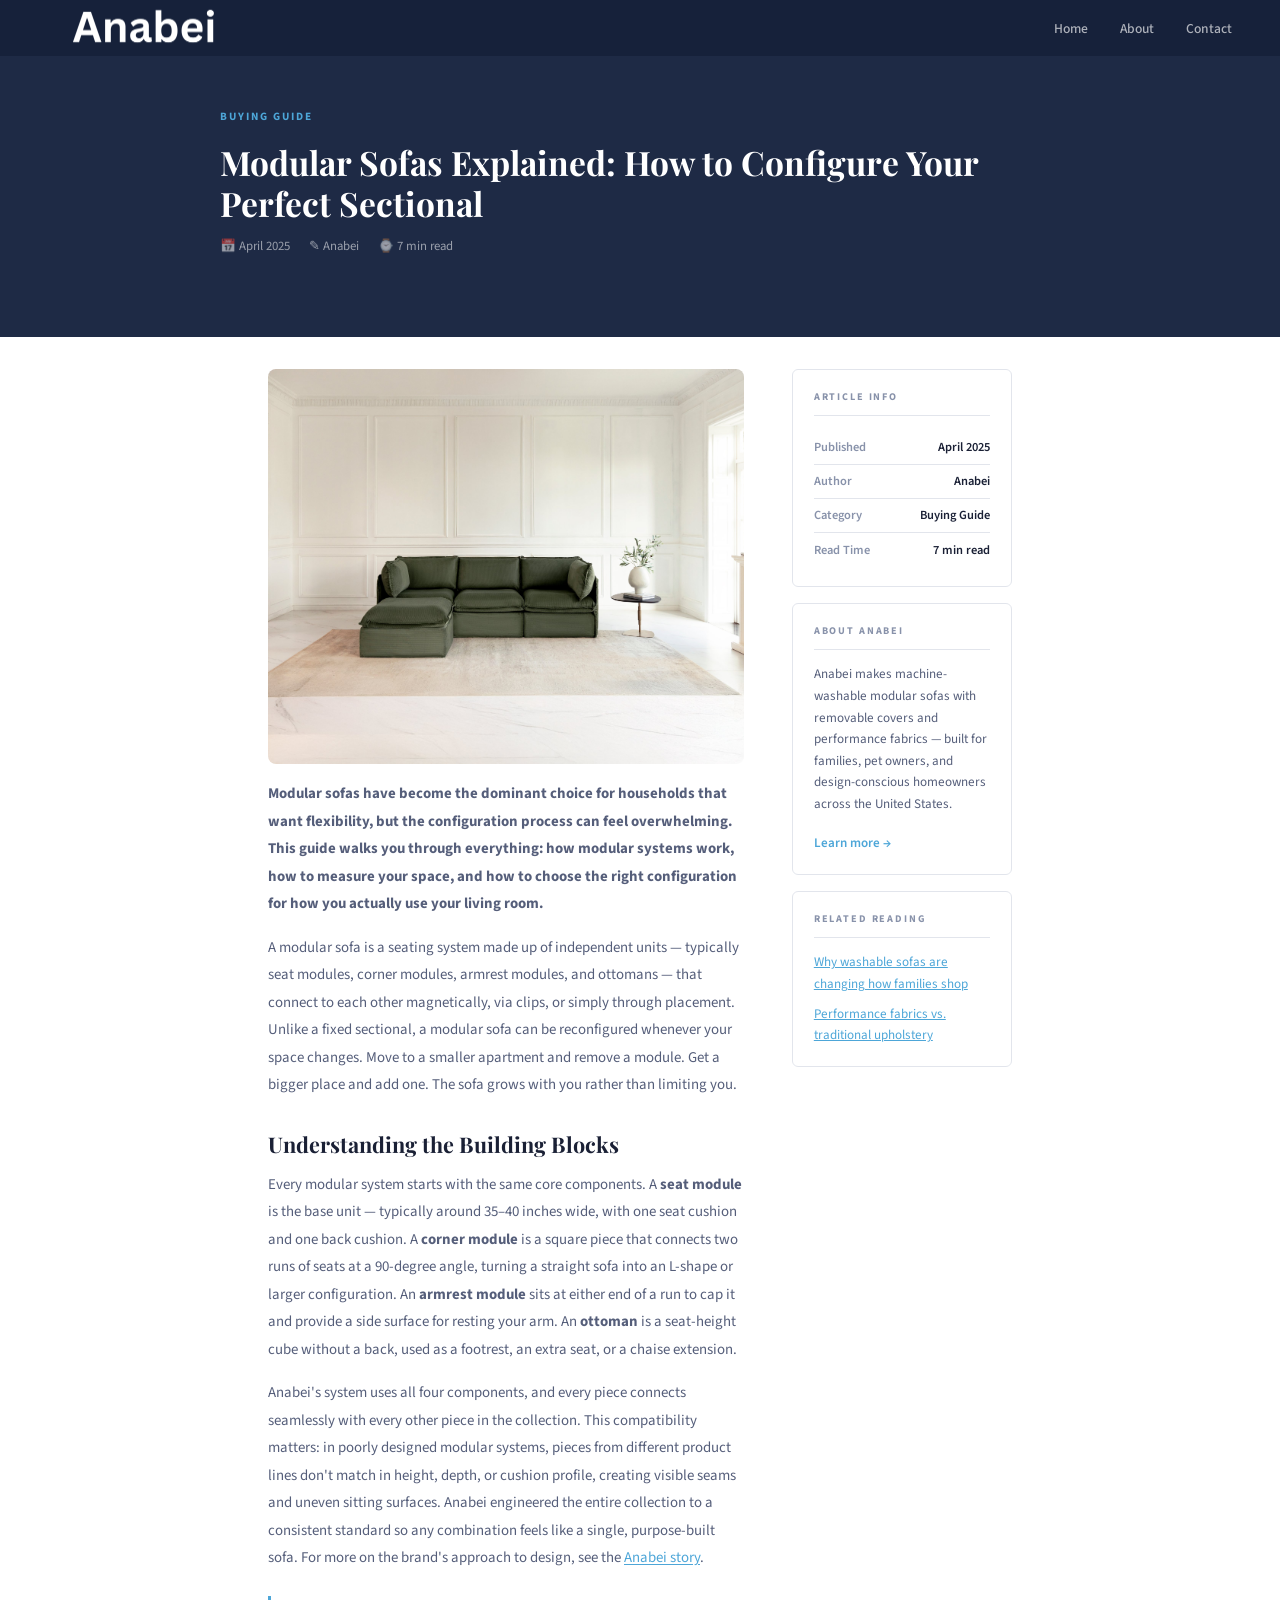
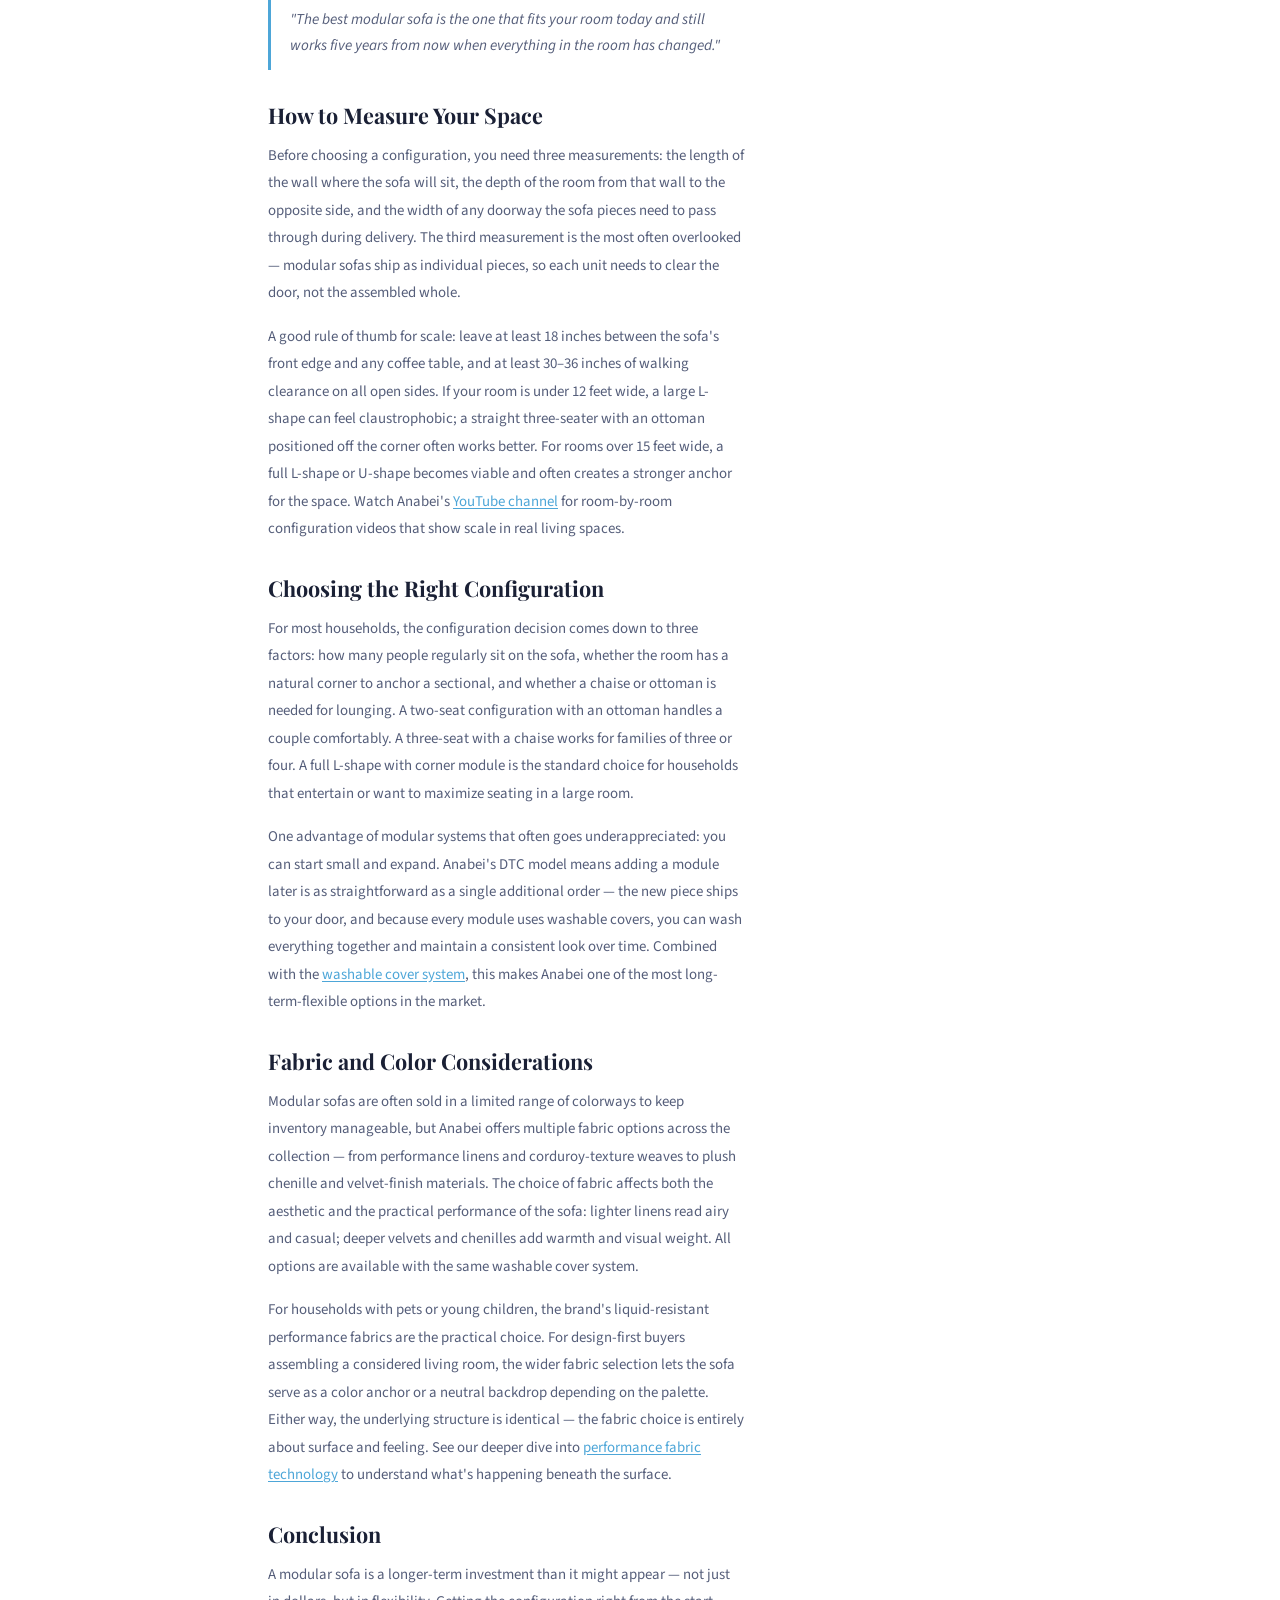
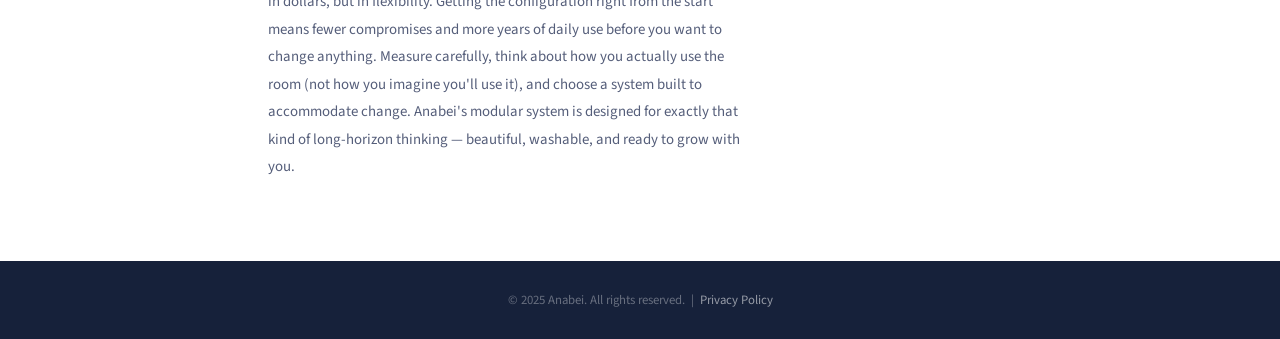
<file: modular-sofas-configure-sectional.html>
<!DOCTYPE html>
<html lang="en">
<head>
<meta charset="UTF-8"/>
<meta name="viewport" content="width=device-width,initial-scale=1.0"/>
<title>Modular Sofas Explained: How to Configure Your Perfect Sectional | Anabei</title>
<meta name="description" content="A complete guide to modular sofa systems — how to measure, choose modules, and build the right sectional configuration for your room. From Anabei."/>
<link rel="canonical" href="https://anabei.netlify.app/modular-sofas-configure-sectional.html"/>
<meta property="og:type" content="article"/>
<meta property="og:title" content="Modular Sofas Explained: How to Configure Your Perfect Sectional | Anabei"/>
<meta property="og:description" content="A complete guide to modular sofa systems — how to measure, choose modules, and build the right sectional configuration for your room."/>
<meta property="og:image" content="https://anabei.netlify.app/images/article-2.jpg"/>
<meta property="og:url" content="https://anabei.netlify.app/modular-sofas-configure-sectional.html"/>
<link href="https://fonts.googleapis.com/css2?family=Playfair+Display:wght@700&family=Source+Sans+3:wght@300;400;500;600&display=swap" rel="stylesheet"/>
<link rel="stylesheet" href="assets/style.css"/>

<script type="application/ld+json">
{
  "@context": "https://schema.org",
  "@graph": [
    {
      "@type": "Organization",
      "@id": "https://anabei.netlify.app/#organization",
      "name": "Anabei",
      "url": "https://anabei.netlify.app/",
      "logo": "https://anabei.netlify.app/images/hero.jpg",
      "description": "Anabei is a direct-to-consumer furniture brand creating machine-washable, modular sofas with performance fabrics and sustainable design.",
      "address": {"@type": "PostalAddress", "addressCountry": "US"},
      "sameAs": [
        "https://www.facebook.com/anabei.home",
        "https://www.instagram.com/anabei.home/",
        "https://www.youtube.com/@Anabei_Home",
        "https://www.tiktok.com/@anabei.home",
        "https://www.slideshare.net/anabeihome",
        "https://patch.com/users/anabei-home",
        "https://scholar.google.com/citations?&user=dJDdDLMAAAAJ",
        "https://www.crunchbase.com/login",
        "https://dribbble.com/anabeihome",
        "https://www.behance.net/anabeihome",
        "https://muckrack.com/anabei-home/bio",
        "https://www.f6s.com/anabei-home",
        "https://brandyourself.com/brand/profile",
        "https://linktr.ee/anabeihome",
        "https://www.wikidata.org/wiki/User:Anabeihome",
        "https://wikialpha.co/wiki/User:Anabeihome",
        "https://prabook.com/web/actual-view.html?profileId=3783878",
        "https://substack.com/@anabeihome1",
        "https://anabei.com/"
      ]
    },
    {
      "@type": "WebSite",
      "@id": "https://anabei.netlify.app/#website",
      "url": "https://anabei.netlify.app/",
      "name": "Anabei",
      "publisher": {"@id": "https://anabei.netlify.app/#organization"}
    },
    {
      "@type": "Article",
      "headline": "Modular Sofas Explained: How to Configure Your Perfect Sectional",
      "datePublished": "2025-04-01",
      "author": {"@id": "https://anabei.netlify.app/#organization"},
      "image": "https://anabei.netlify.app/images/article-2.jpg",
      "mainEntityOfPage": "https://anabei.netlify.app/modular-sofas-configure-sectional.html"
    }
  ]
}
</script>
</head>
<body>

<!-- ══ NAV ═══════════════════════════════════════════════════════ -->
<nav id="main-nav">
 <a class="nav-logo" href="/"><img src="images/logo.png" style="max-width: 200px; width: 100%;padding-top: 5px;"></a> 
  <ul class="nav-links">
    <li><a href="/">Home</a></li>
    <li><a href="about.html">About</a></li>
    <li><a href="contact.html">Contact</a></li>
  </ul>
</nav>

<!-- ══ ARTICLE HERO ══════════════════════════════════════════════ -->
<div class="art-hero">
  <div class="art-hero-inner">
    <p class="eyebrow" style="color:var(--blue)">Buying Guide</p>
    <h1 class="art-hero-title">Modular Sofas Explained: How to Configure Your Perfect Sectional</h1>
    <div class="art-meta">
      <div class="art-meta-item">&#128197; April 2025</div>
      <div class="art-meta-item">&#9998; Anabei</div>
      <div class="art-meta-item">&#8986; 7 min read</div>
    </div>
  </div>
</div>

<!-- ══ ARTICLE BODY ══════════════════════════════════════════════ -->
<div class="art-body">
  <article>
    <img class="art-hero-image" src="images/article-2.jpg" alt="Anabei modular sectional sofa in forest green — configured with ottoman in white room"/>

    <p class="art-p"><strong>Modular sofas have become the dominant choice for households that want flexibility, but the configuration process can feel overwhelming. This guide walks you through everything: how modular systems work, how to measure your space, and how to choose the right configuration for how you actually use your living room.</strong></p>

    <p class="art-p">A modular sofa is a seating system made up of independent units — typically seat modules, corner modules, armrest modules, and ottomans — that connect to each other magnetically, via clips, or simply through placement. Unlike a fixed sectional, a modular sofa can be reconfigured whenever your space changes. Move to a smaller apartment and remove a module. Get a bigger place and add one. The sofa grows with you rather than limiting you.</p>

    <h2 class="art-h2">Understanding the Building Blocks</h2>
    <p class="art-p">Every modular system starts with the same core components. A <strong>seat module</strong> is the base unit — typically around 35–40 inches wide, with one seat cushion and one back cushion. A <strong>corner module</strong> is a square piece that connects two runs of seats at a 90-degree angle, turning a straight sofa into an L-shape or larger configuration. An <strong>armrest module</strong> sits at either end of a run to cap it and provide a side surface for resting your arm. An <strong>ottoman</strong> is a seat-height cube without a back, used as a footrest, an extra seat, or a chaise extension.</p>
    <p class="art-p">Anabei's system uses all four components, and every piece connects seamlessly with every other piece in the collection. This compatibility matters: in poorly designed modular systems, pieces from different product lines don't match in height, depth, or cushion profile, creating visible seams and uneven sitting surfaces. Anabei engineered the entire collection to a consistent standard so any combination feels like a single, purpose-built sofa. For more on the brand's approach to design, see the <a href="about.html">Anabei story</a>.</p>

    <div class="art-quote">"The best modular sofa is the one that fits your room today and still works five years from now when everything in the room has changed."</div>

    <h2 class="art-h2">How to Measure Your Space</h2>
    <p class="art-p">Before choosing a configuration, you need three measurements: the length of the wall where the sofa will sit, the depth of the room from that wall to the opposite side, and the width of any doorway the sofa pieces need to pass through during delivery. The third measurement is the most often overlooked — modular sofas ship as individual pieces, so each unit needs to clear the door, not the assembled whole.</p>
    <p class="art-p">A good rule of thumb for scale: leave at least 18 inches between the sofa's front edge and any coffee table, and at least 30–36 inches of walking clearance on all open sides. If your room is under 12 feet wide, a large L-shape can feel claustrophobic; a straight three-seater with an ottoman positioned off the corner often works better. For rooms over 15 feet wide, a full L-shape or U-shape becomes viable and often creates a stronger anchor for the space. Watch Anabei's <a href="https://www.youtube.com/@Anabei_Home" target="_blank" rel="noopener">YouTube channel</a> for room-by-room configuration videos that show scale in real living spaces.</p>

    <h2 class="art-h2">Choosing the Right Configuration</h2>
    <p class="art-p">For most households, the configuration decision comes down to three factors: how many people regularly sit on the sofa, whether the room has a natural corner to anchor a sectional, and whether a chaise or ottoman is needed for lounging. A two-seat configuration with an ottoman handles a couple comfortably. A three-seat with a chaise works for families of three or four. A full L-shape with corner module is the standard choice for households that entertain or want to maximize seating in a large room.</p>
    <p class="art-p">One advantage of modular systems that often goes underappreciated: you can start small and expand. Anabei's DTC model means adding a module later is as straightforward as a single additional order — the new piece ships to your door, and because every module uses washable covers, you can wash everything together and maintain a consistent look over time. Combined with the <a href="machine-washable-sofas-families.html">washable cover system</a>, this makes Anabei one of the most long-term-flexible options in the market.</p>

    <h2 class="art-h2">Fabric and Color Considerations</h2>
    <p class="art-p">Modular sofas are often sold in a limited range of colorways to keep inventory manageable, but Anabei offers multiple fabric options across the collection — from performance linens and corduroy-texture weaves to plush chenille and velvet-finish materials. The choice of fabric affects both the aesthetic and the practical performance of the sofa: lighter linens read airy and casual; deeper velvets and chenilles add warmth and visual weight. All options are available with the same washable cover system.</p>
    <p class="art-p">For households with pets or young children, the brand's liquid-resistant performance fabrics are the practical choice. For design-first buyers assembling a considered living room, the wider fabric selection lets the sofa serve as a color anchor or a neutral backdrop depending on the palette. Either way, the underlying structure is identical — the fabric choice is entirely about surface and feeling. See our deeper dive into <a href="performance-fabrics-vs-traditional-upholstery.html">performance fabric technology</a> to understand what's happening beneath the surface.</p>

    <h2 class="art-h2">Conclusion</h2>
    <p class="art-p">A modular sofa is a longer-term investment than it might appear — not just in dollars, but in flexibility. Getting the configuration right from the start means fewer compromises and more years of daily use before you want to change anything. Measure carefully, think about how you actually use the room (not how you imagine you'll use it), and choose a system built to accommodate change. Anabei's modular system is designed for exactly that kind of long-horizon thinking — beautiful, washable, and ready to grow with you.</p>
  </article>

  <aside class="art-sidebar-box">
    <div class="art-sb-box">
      <span class="art-sb-label">Article Info</span>
      <div class="art-sb-row"><span>Published</span><span>April 2025</span></div>
      <div class="art-sb-row"><span>Author</span><span>Anabei</span></div>
      <div class="art-sb-row"><span>Category</span><span>Buying Guide</span></div>
      <div class="art-sb-row"><span>Read Time</span><span>7 min read</span></div>
    </div>

    <div class="art-sb-box">
      <span class="art-sb-label">About Anabei</span>
      <p style="font-size:.82rem;color:var(--tm);line-height:1.65;margin-bottom:.8rem">Anabei makes machine-washable modular sofas with removable covers and performance fabrics — built for families, pet owners, and design-conscious homeowners across the United States.</p>
      <a href="about.html" style="font-size:.82rem;font-weight:600;color:var(--blue);text-decoration:none">Learn more →</a>
    </div>

    <div class="art-sb-box">
      <span class="art-sb-label">Related Reading</span>
      <p style="font-size:.82rem;margin-bottom:.5rem"><a href="machine-washable-sofas-families.html" style="color:var(--blue)">Why washable sofas are changing how families shop</a></p>
      <p style="font-size:.82rem"><a href="performance-fabrics-vs-traditional-upholstery.html" style="color:var(--blue)">Performance fabrics vs. traditional upholstery</a></p>
    </div>
  </aside>
</div>

<footer>
  <p>&copy; 2025 Anabei. All rights reserved. &nbsp;|&nbsp; <a href="privacy.html">Privacy Policy</a></p>
</footer>
</body>
</html>
</file>
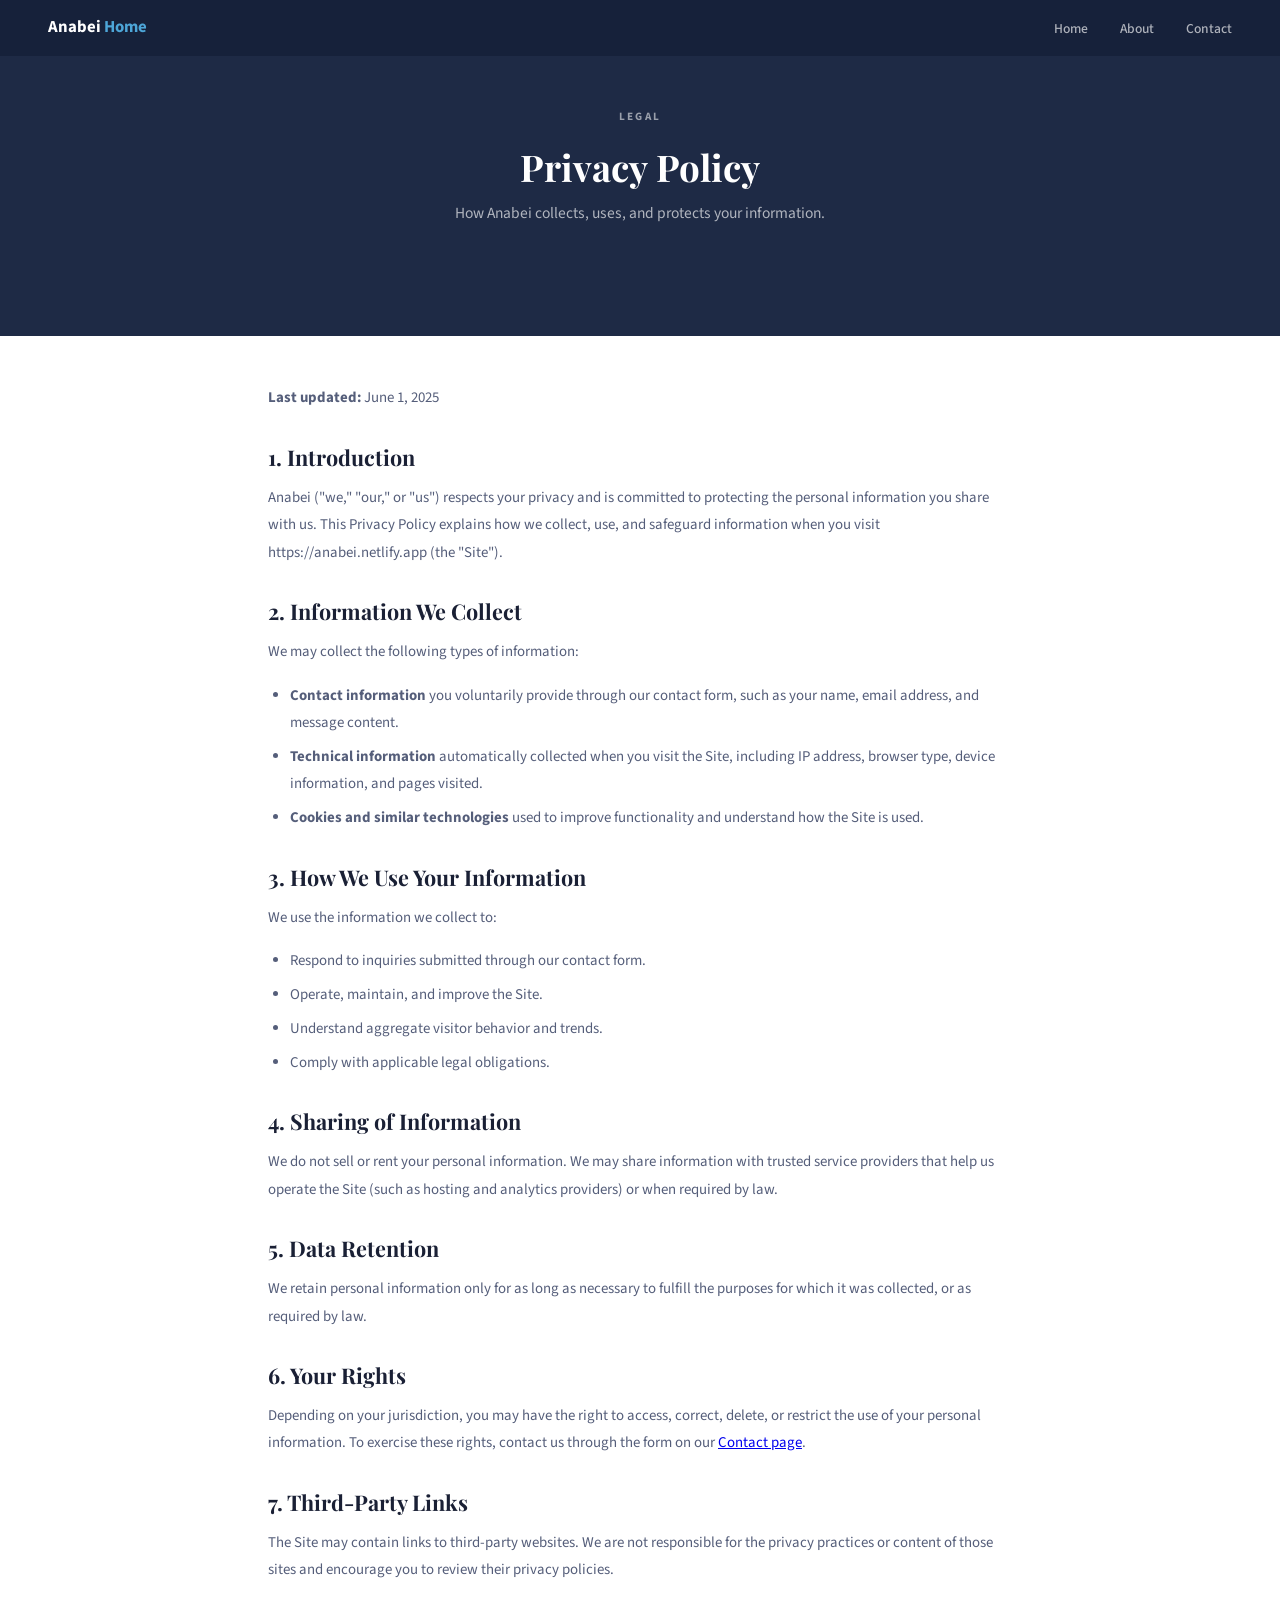
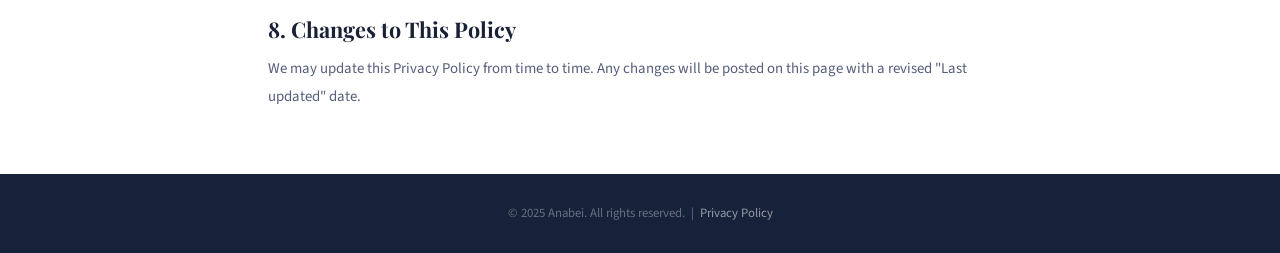
<file: privacy.html>
<!DOCTYPE html>
<html lang="en">
<head>
<meta charset="UTF-8"/>
<meta name="viewport" content="width=device-width,initial-scale=1.0"/>
<title>Privacy Policy | Anabei</title>
<meta name="description" content="Privacy policy for Anabei."/>
<meta name="robots" content="noindex"/>
<link rel="canonical" href="https://anabei.netlify.app/privacy.html"/>
<link href="https://fonts.googleapis.com/css2?family=Playfair+Display:wght@700&family=Source+Sans+3:wght@300;400;500;600&display=swap" rel="stylesheet"/>
<link rel="stylesheet" href="assets/style.css"/>
</head>
<body>

<!-- ══ NAV ═══════════════════════════════════════════════════════ -->
<nav id="main-nav">
  <a class="nav-logo" href="/">Anabei<span> Home</span></a>
  <ul class="nav-links">
    <li><a href="/">Home</a></li>
    <li><a href="about.html">About</a></li>
    <li><a href="contact.html">Contact</a></li>
  </ul>
</nav>

<!-- ══ PAGE HERO ═════════════════════════════════════════════════ -->
<div class="pg-hero">
  <p class="eyebrow" style="color:rgba(255,255,255,.55)">Legal</p>
  <h1>Privacy Policy</h1>
  <p class="pg-sub">How Anabei collects, uses, and protects your information.</p>
</div>

<!-- ══ POLICY BODY ═══════════════════════════════════════════════ -->
<div class="legal-wrap">
  <p class="legal-meta"><strong>Last updated:</strong> June 1, 2025</p>

  <h2>1. Introduction</h2>
  <p>Anabei ("we," "our," or "us") respects your privacy and is committed to protecting the personal information you share with us. This Privacy Policy explains how we collect, use, and safeguard information when you visit https://anabei.netlify.app (the "Site").</p>

  <h2>2. Information We Collect</h2>
  <p>We may collect the following types of information:</p>
  <ul>
    <li><strong>Contact information</strong> you voluntarily provide through our contact form, such as your name, email address, and message content.</li>
    <li><strong>Technical information</strong> automatically collected when you visit the Site, including IP address, browser type, device information, and pages visited.</li>
    <li><strong>Cookies and similar technologies</strong> used to improve functionality and understand how the Site is used.</li>
  </ul>

  <h2>3. How We Use Your Information</h2>
  <p>We use the information we collect to:</p>
  <ul>
    <li>Respond to inquiries submitted through our contact form.</li>
    <li>Operate, maintain, and improve the Site.</li>
    <li>Understand aggregate visitor behavior and trends.</li>
    <li>Comply with applicable legal obligations.</li>
  </ul>

  <h2>4. Sharing of Information</h2>
  <p>We do not sell or rent your personal information. We may share information with trusted service providers that help us operate the Site (such as hosting and analytics providers) or when required by law.</p>

  <h2>5. Data Retention</h2>
  <p>We retain personal information only for as long as necessary to fulfill the purposes for which it was collected, or as required by law.</p>

  <h2>6. Your Rights</h2>
  <p>Depending on your jurisdiction, you may have the right to access, correct, delete, or restrict the use of your personal information. To exercise these rights, contact us through the form on our <a href="contact.html">Contact page</a>.</p>

  <h2>7. Third-Party Links</h2>
  <p>The Site may contain links to third-party websites. We are not responsible for the privacy practices or content of those sites and encourage you to review their privacy policies.</p>

  <h2>8. Changes to This Policy</h2>
  <p>We may update this Privacy Policy from time to time. Any changes will be posted on this page with a revised "Last updated" date.</p>
</div>

<footer>
  <p>&copy; 2025 Anabei. All rights reserved. &nbsp;|&nbsp; <a href="privacy.html">Privacy Policy</a></p>
</footer>
</body>
</html>
</file>
<file: assets/style.css>
*,*::before,*::after{box-sizing:border-box;margin:0;padding:0}
:root{
  --navy:#1e2a45;--navy-deep:#16213a;--navy-mid:#253050;
  --blue:#4da6d8;--white:#fff;--off:#f4f5f7;--border:#e2e5ec;
  --td:#1a2035;--tm:#555e7a;--tl:#8892aa;
  --fh:'Playfair Display',Georgia,serif;--fb:'Source Sans 3',sans-serif;
}
nav#main-nav {
    gap: 10px  !important;
}
.ci-val a {
    font-size: .9rem;
    color: rgba(255, 255, 255, .85);
    text-decoration: none;
}


html{scroll-behavior:smooth}
body{font-family:var(--fb);color:var(--td);background:var(--white);line-height:1.65;overflow-x:hidden}
/* NAV */
nav{position:sticky;top:0;z-index:200;display:flex;align-items:center;justify-content:space-between;padding:0 3rem;height:56px;background:var(--navy-deep)}
.nav-logo{font-family:var(--fb);font-size:1.05rem;font-weight:700;text-decoration:none;color:#fff;cursor:pointer}
.nav-logo span{color:var(--blue)}
.nav-links{display:flex;gap:2rem;list-style:none}
.nav-links a{font-size:.85rem;font-weight:500;color:rgba(255,255,255,.65);text-decoration:none;transition:color .2s;cursor:pointer}
.nav-links a:hover,.nav-links a.active{color:#fff}
.nav-has-drop{position:relative}
.nav-drop-toggle{display:flex;align-items:center;gap:.3rem;cursor:pointer;font-size:.85rem;font-weight:500;color:rgba(255,255,255,.65);transition:color .2s;text-decoration:none}
.nav-drop-toggle:hover{color:#fff}
.nav-chevron{font-size:.7rem;transition:transform .2s;display:inline-block}
.nav-dropdown{display:none;position:absolute;top:calc(100% + 10px);left:50%;transform:translateX(-50%);background:var(--navy-deep);border:1px solid rgba(255,255,255,.1);border-radius:8px;min-width:200px;padding:.4rem 0;box-shadow:0 12px 32px rgba(0,0,0,.4);list-style:none;z-index:300}
.nav-has-drop:hover .nav-dropdown{display:block}
.nav-dropdown li a{display:block;padding:.52rem 1.1rem;font-size:.8rem;color:rgba(255,255,255,.7);text-decoration:none;transition:all .15s;white-space:nowrap}
.nav-dropdown li a:hover{color:#fff;background:rgba(255,255,255,.06)}
/* FOOTER */
footer{background:var(--navy-deep);padding:1.8rem 3rem;text-align:center}
footer p{font-size:.8rem;color:rgba(255,255,255,.35)}
footer a{color:rgba(255,255,255,.55);text-decoration:none}
footer a:hover{color:#fff}
/* SHARED */
.eyebrow{font-size:.7rem;font-weight:700;letter-spacing:.18em;text-transform:uppercase;color:var(--blue);margin-bottom:.6rem}
.sec-title{font-family:var(--fh);font-size:1.9rem;font-weight:700;color:var(--td);line-height:1.2;margin-bottom:1.4rem}
/* HERO */
.h-hero{background:var(--navy);padding:60px 3rem 70px}
.h-inner{max-width:900px;margin:0 auto;display:flex;align-items:flex-start;gap:3.5rem}
.h-photo{flex-shrink:0;width:160px;height:160px;border-radius:50%;border:4px solid var(--blue);overflow:hidden;background:var(--navy-mid)}
.h-photo img{width:100%;height:100%;object-fit:cover;object-position:center 20%;display:block}
.h-name{font-family:var(--fh);font-size:2.3rem;font-weight:700;color:#fff;line-height:1.1;margin-bottom:.3rem}
.h-role{font-size:.95rem;font-weight:600;color:var(--blue);margin-bottom:1rem}
.h-desc{font-size:.97rem;color:rgba(255,255,255,.72);line-height:1.75;max-width:480px;margin-bottom:1.1rem}
.h-loc{display:flex;align-items:center;gap:.4rem;font-size:.83rem;color:rgba(255,255,255,.45)}
/* HOME ABOUT */
.h-about{background:var(--off);padding:70px 3rem}
.ha-inner{max-width:900px;margin:0 auto;display:grid;grid-template-columns:1fr 260px;gap:3.5rem;align-items:start}
.ha-text p{font-size:.95rem;color:var(--tm);line-height:1.8;margin-bottom:1rem}
.ha-link{display:inline-block;font-size:.88rem;font-weight:600;color:var(--blue);text-decoration:none;margin-top:.6rem;cursor:pointer}
.ha-photo{width:100%;aspect-ratio:3/4;object-fit:cover;object-position:center 25%;border-radius:8px;display:block}
/* ACCORDION */
.acc-section{padding:0 3rem 50px}
.acc-wrap{max-width:900px;margin:0 auto;display:flex;flex-direction:column;gap:.75rem}
.acc-btn{width:100%;display:flex;align-items:center;justify-content:space-between;padding:1rem 2rem;background:var(--navy-deep);color:#fff;font-family:var(--fb);font-size:.92rem;font-weight:600;border:none;border-radius:6px;cursor:pointer;transition:background .2s}
.acc-btn:hover{background:var(--navy-mid)}
.chevron{display:inline-block;transition:transform .3s}
.acc-btn.open .chevron{transform:rotate(180deg)}
.acc-body{display:none;background:var(--white);border:1px solid var(--border);border-radius:6px;padding:1.5rem 2rem}
.acc-body.open{display:block}
.social-media-list{display:flex;justify-content:center;gap:12px;flex-wrap:wrap;padding:.25rem 0}
.social-media-list a img{width:30px;height:30px;transition:transform .3s}
.social-media-list a:hover img{transform:scale(1.2)}
/* PRESS CARDS */
.h-press{background:#fff;padding:70px 3rem}
.pi{max-width:900px;margin:0 auto}
.pi .sec-title{margin-bottom:2rem}
.cards{display:grid;grid-template-columns:repeat(3,1fr);gap:1.2rem}
.card{border:1px solid var(--border);border-radius:6px;overflow:hidden;text-decoration:none;background:var(--white);display:flex;flex-direction:column;transition:box-shadow .2s,transform .2s}
.card:hover{box-shadow:0 10px 30px rgba(26,35,64,.12);transform:translateY(-3px)}
.ct{background:var(--navy);padding:1.4rem;display:flex;flex-direction:column;align-items:center;justify-content:center;text-align:center;min-height:110px}
.ct-cat{font-size:.65rem;font-weight:700;letter-spacing:.16em;text-transform:uppercase;color:rgba(255,255,255,.5);margin-bottom:.5rem}
.ct-ttl{font-family:var(--fh);font-size:1.02rem;font-weight:600;color:#fff;line-height:1.3}
.cb{padding:1.1rem 1.2rem;flex:1}
.cb-pub{font-size:.66rem;font-weight:700;letter-spacing:.12em;text-transform:uppercase;color:var(--blue);margin-bottom:.5rem}
.cb-hl{font-size:.92rem;font-weight:600;color:var(--td);line-height:1.4;margin-bottom:.5rem}
.cb-yr{font-size:.78rem;color:var(--tl)}
/* HOME CONTACT */
.h-contact{background:var(--off);padding:70px 3rem}
.hc-inner{max-width:900px;margin:0 auto;display:grid;grid-template-columns:1fr 1fr;gap:5rem;align-items:start}
.hc-title{font-family:var(--fh);font-size:1.6rem;font-weight:700;color:var(--td);margin-bottom:.6rem}
.hcp p{font-size:.9rem;color:var(--tm);line-height:1.7;margin-bottom:1.6rem}
.fl-lbl{font-size:.68rem;font-weight:700;letter-spacing:.18em;text-transform:uppercase;color:var(--tl);margin-bottom:.8rem}
.aside-soc{display:flex;gap:.5rem;flex-wrap:wrap}
.asoc{min-width:38px;height:38px;padding:0 .6rem;border:1.5px solid var(--border);border-radius:4px;display:flex;align-items:center;justify-content:center;font-size:.72rem;font-weight:700;color:var(--td);text-decoration:none;transition:all .18s}
.asoc:hover{background:var(--navy);color:#fff;border-color:var(--navy)}
/* FORMS */
.cf{display:flex;flex-direction:column;gap:1.1rem}
.cf label{font-size:.82rem;font-weight:600;color:var(--td);display:block;margin-bottom:.3rem}
.cf input,.cf textarea{width:100%;padding:.7rem .9rem;border:1px solid var(--border);border-radius:4px;font-family:var(--fb);font-size:.9rem;color:var(--td);background:var(--white);outline:none;transition:border-color .2s;resize:vertical}
.cf input:focus,.cf textarea:focus{border-color:var(--navy)}
.cf textarea{min-height:110px}
.btn-sm{align-self:flex-start;padding:.75rem 1.8rem;background:var(--navy-deep);color:#fff;font-family:var(--fb);font-size:.88rem;font-weight:600;border:none;border-radius:4px;cursor:pointer}
.btn-sm:hover{background:var(--blue)}
/* PAGE HERO */
.pg-hero{background:var(--navy);padding:52px 3rem 110px;text-align:center}
.pg-hero h1{font-family:var(--fh);font-size:2.3rem;font-weight:700;color:#fff;line-height:1.15;margin-bottom:.8rem;margin-top:1.2rem}
.pg-sub{font-size:.97rem;color:rgba(255,255,255,.65);max-width:500px;margin:0 auto;line-height:1.65}
/* ABOUT PAGE */
.pc-wrap{background:var(--off);padding:0 3rem}
.pc{max-width:840px;margin:0 auto;background:var(--white);border:1px solid var(--border);border-radius:8px;padding:1.8rem 2rem;display:flex;align-items:center;gap:2rem;transform:translateY(-32px);box-shadow:0 4px 20px rgba(26,35,64,.08)}
.pc-ph{width:80px;height:80px;border-radius:50%;border:3px solid var(--blue);overflow:hidden;flex-shrink:0}
.pc-ph img{width:100%;height:100%;object-fit:cover;object-position:center 20%}
.pc-nm{font-family:var(--fh);font-size:1.35rem;font-weight:700;color:var(--td);margin-bottom:.2rem}
.pc-rl{font-size:.88rem;font-weight:600;color:var(--blue);margin-bottom:.35rem}
.pc-lc{display:flex;align-items:center;gap:.3rem;font-size:.8rem;color:var(--tl)}
.am-wrap{padding:0 3rem 60px;margin-top:-16px}
.am-inner{max-width:840px;margin:0 auto;display:grid;grid-template-columns:1fr 220px;gap:3rem;align-items:start}
.csec{margin-bottom:3rem}
.cey{font-size:.68rem;font-weight:700;letter-spacing:.18em;text-transform:uppercase;color:var(--blue);margin-bottom:.5rem}
.csec h2{font-family:var(--fh);font-size:1.45rem;font-weight:700;color:var(--td);line-height:1.25;margin-bottom:1rem}
.csec p{font-size:.92rem;color:var(--tm);line-height:1.82;margin-bottom:.9rem}
.sidebar-facts{position:sticky;top:80px}
.sb-box{background:var(--white);border:1px solid var(--border);border-radius:6px;padding:1.3rem 1.4rem;margin-bottom:1.3rem}
.sb-title{font-size:.66rem;font-weight:700;letter-spacing:.18em;text-transform:uppercase;color:var(--tl);margin-bottom:1rem;padding-bottom:.6rem;border-bottom:1px solid var(--border)}
.fr{display:flex;justify-content:space-between;align-items:baseline;padding:.45rem 0;border-bottom:1px solid var(--border);gap:.8rem}
.fr:last-child{border-bottom:none}
.fl{font-size:.76rem;font-weight:600;color:var(--tl);white-space:nowrap}
.fv{font-size:.8rem;font-weight:600;color:var(--td);text-align:right;line-height:1.35}
.fw-lbl{font-size:.66rem;font-weight:700;letter-spacing:.18em;text-transform:uppercase;color:var(--tl);margin-bottom:.7rem}
.sb-soc{display:flex;gap:.5rem;flex-wrap:wrap}
.ssoc{min-width:34px;height:34px;padding:0 .5rem;border:1.5px solid var(--border);border-radius:4px;display:flex;align-items:center;justify-content:center;font-size:.7rem;font-weight:700;color:var(--td);text-decoration:none;transition:all .18s}
.ssoc:hover{background:var(--navy);color:#fff;border-color:var(--navy)}
/* CONTACT PAGE */
.cp-hero{background:var(--navy);padding:52px 3rem 110px;text-align:center}
.cc-wrap{padding:0 3rem;margin-top:-72px;position:relative;z-index:10}
.cc{max-width:760px;margin:0 auto;display:grid;grid-template-columns:1fr 1fr;border-radius:10px;overflow:hidden;box-shadow:0 12px 48px rgba(26,35,64,.18)}
.fp{background:var(--white);padding:2.4rem}
.fp h2{font-family:var(--fh);font-size:1.35rem;font-weight:700;color:var(--td);margin-bottom:.3rem}
.fp-sub{font-size:.85rem;color:var(--tl);margin-bottom:1.5rem}
.cf2{display:flex;flex-direction:column;gap:.9rem}
.cf2 label{font-size:.8rem;font-weight:600;color:var(--td);display:block;margin-bottom:.25rem}
.cf2 input,.cf2 textarea{width:100%;padding:.65rem .85rem;border:1px solid var(--border);border-radius:4px;font-family:var(--fb);font-size:.88rem;color:var(--td);outline:none;transition:border-color .2s;resize:vertical}
.cf2 input:focus,.cf2 textarea:focus{border-color:var(--navy)}
.cf2 textarea{min-height:100px}
.btn-cf2{padding:.75rem 1.6rem;background:var(--navy-deep);color:#fff;font-family:var(--fb);font-size:.88rem;font-weight:600;border:none;border-radius:4px;cursor:pointer;margin-top:.4rem}
.btn-cf2:hover{background:var(--blue)}
.ci{background:var(--navy);padding:2.4rem;display:flex;flex-direction:column;gap:1.5rem}
.ci-title{font-family:var(--fh);font-size:1.5rem;font-weight:700;color:#fff}
.ci-lbl{font-size:.66rem;font-weight:700;letter-spacing:.18em;text-transform:uppercase;color:rgba(255,255,255,.45);margin-bottom:.5rem}
.ci-val{font-size:.9rem;color:rgba(255,255,255,.85);text-decoration:none}
a.ci-val:hover{color:#fff}
.ci-soc{display:flex;gap:.5rem;flex-wrap:wrap}
.cisoc{min-width:34px;height:34px;padding:0 .5rem;border:1.5px solid rgba(255,255,255,.2);border-radius:4px;display:flex;align-items:center;justify-content:center;font-size:.7rem;font-weight:700;color:rgba(255,255,255,.7);text-decoration:none;transition:all .18s}
.cisoc:hover{background:rgba(255,255,255,.12);color:#fff}
/* ARTICLE PAGE */
.art-hero{background:var(--navy);padding:52px 3rem 80px}
.art-hero-inner{max-width:840px;margin:0 auto}
.art-hero-title{font-family:var(--fh);font-size:2.1rem;font-weight:700;color:#fff;line-height:1.2;margin:1rem 0 .8rem}
.art-meta{display:flex;align-items:center;gap:1.2rem;flex-wrap:wrap}
.art-meta-item{display:flex;align-items:center;gap:.35rem;font-size:.8rem;color:rgba(255,255,255,.55)}
.art-body{max-width:840px;margin:2rem auto 4rem;padding:0 3rem;display:grid;grid-template-columns:1fr 220px;gap:3rem;align-items:start}
.art-h2{font-family:var(--fh);font-size:1.35rem;font-weight:700;color:var(--td);margin:2rem 0 .8rem;line-height:1.25}
.art-p{font-size:.93rem;color:var(--tm);line-height:1.85;margin-bottom:1rem}
.art-p a{color:var(--blue);text-decoration:underline}
.art-quote{border-left:3px solid var(--blue);padding:.7rem 1.2rem;margin:1.5rem 0;font-style:italic;color:var(--tm);font-size:.95rem;line-height:1.7}
.art-hero-image{width:100%;max-height:420px;object-fit:cover;object-position:center 20%;border-radius:8px;margin-bottom:1rem;display:block}
.art-sidebar-box{position:sticky;top:80px}
.art-sb-box{background:var(--white);border:1px solid var(--border);border-radius:6px;padding:1.2rem 1.3rem;margin-bottom:1rem}
.art-sb-label{font-size:.64rem;font-weight:700;letter-spacing:.18em;text-transform:uppercase;color:var(--tl);margin-bottom:.9rem;padding-bottom:.55rem;border-bottom:1px solid var(--border);display:block}
.art-sb-row{display:flex;justify-content:space-between;align-items:baseline;padding:.4rem 0;border-bottom:1px solid var(--border);font-size:.78rem;gap:.8rem}
.art-sb-row:last-child{border-bottom:none}
.art-sb-row span:first-child{color:var(--tl);font-weight:600}
.art-sb-row span:last-child{color:var(--td);font-weight:600;text-align:right}
.card-article .ct-img{height:280px;overflow:hidden;background:var(--navy)}
.card-article .ct-img img{width:100%;height:100%;object-fit:cover;object-position:center 25%;display:block;transition:transform .3s}
.card-article:hover .ct-img img{transform:scale(1.05)}
/* PRIVACY / LEGAL PAGE */
.legal-wrap{max-width:840px;margin:0 auto;padding:3rem}
.legal-wrap h2{font-family:var(--fh);font-size:1.35rem;font-weight:700;color:var(--td);margin:2rem 0 .8rem;line-height:1.25}
.legal-wrap h2:first-child{margin-top:0}
.legal-wrap p{font-size:.93rem;color:var(--tm);line-height:1.85;margin-bottom:1rem}
.legal-wrap ul{margin:0 0 1rem 1.4rem}
.legal-wrap ul li{font-size:.93rem;color:var(--tm);line-height:1.85;margin-bottom:.4rem}
.legal-meta{font-size:.8rem;color:var(--tl);margin-bottom:1.5rem}
/* INLINE LINKS in generated content */
.ha-text p a,.csec p a,.art-p a,.h-desc a,.pg-sub a,.fp-sub a{color:var(--blue);text-decoration:underline;text-underline-offset:2px}
.ha-text p a:hover,.csec p a:hover,.h-desc a:hover,.pg-sub a:hover{opacity:.8}
.ha-text p strong,.csec p strong,.art-p strong,.h-desc strong,.pg-sub strong{font-weight:700;color:inherit}
@media(max-width:820px){
  nav{padding:0 1.2rem}
  .h-hero,.h-about,.h-press,.h-contact,.acc-section,.pg-hero,.pc-wrap,.am-wrap,.cc-wrap,.cp-hero,.legal-wrap{padding-left:1.2rem;padding-right:1.2rem}
  .h-inner{flex-direction:column;align-items:center;text-align:center}
  .h-desc{margin:0 auto 1rem}.h-loc{justify-content:center}
  .ha-inner,.hc-inner,.am-inner{grid-template-columns:1fr}
  .sidebar-facts{position:static}
  .pc{flex-direction:column;text-align:center}.pc-lc{justify-content:center}
  .cc{grid-template-columns:1fr}
  .cards{grid-template-columns:1fr}
  .art-body{grid-template-columns:1fr}.art-sidebar-box{position:static}
  .art-hero{padding:40px 1.2rem 60px}.art-hero-title{font-size:1.7rem}
}
</file>
